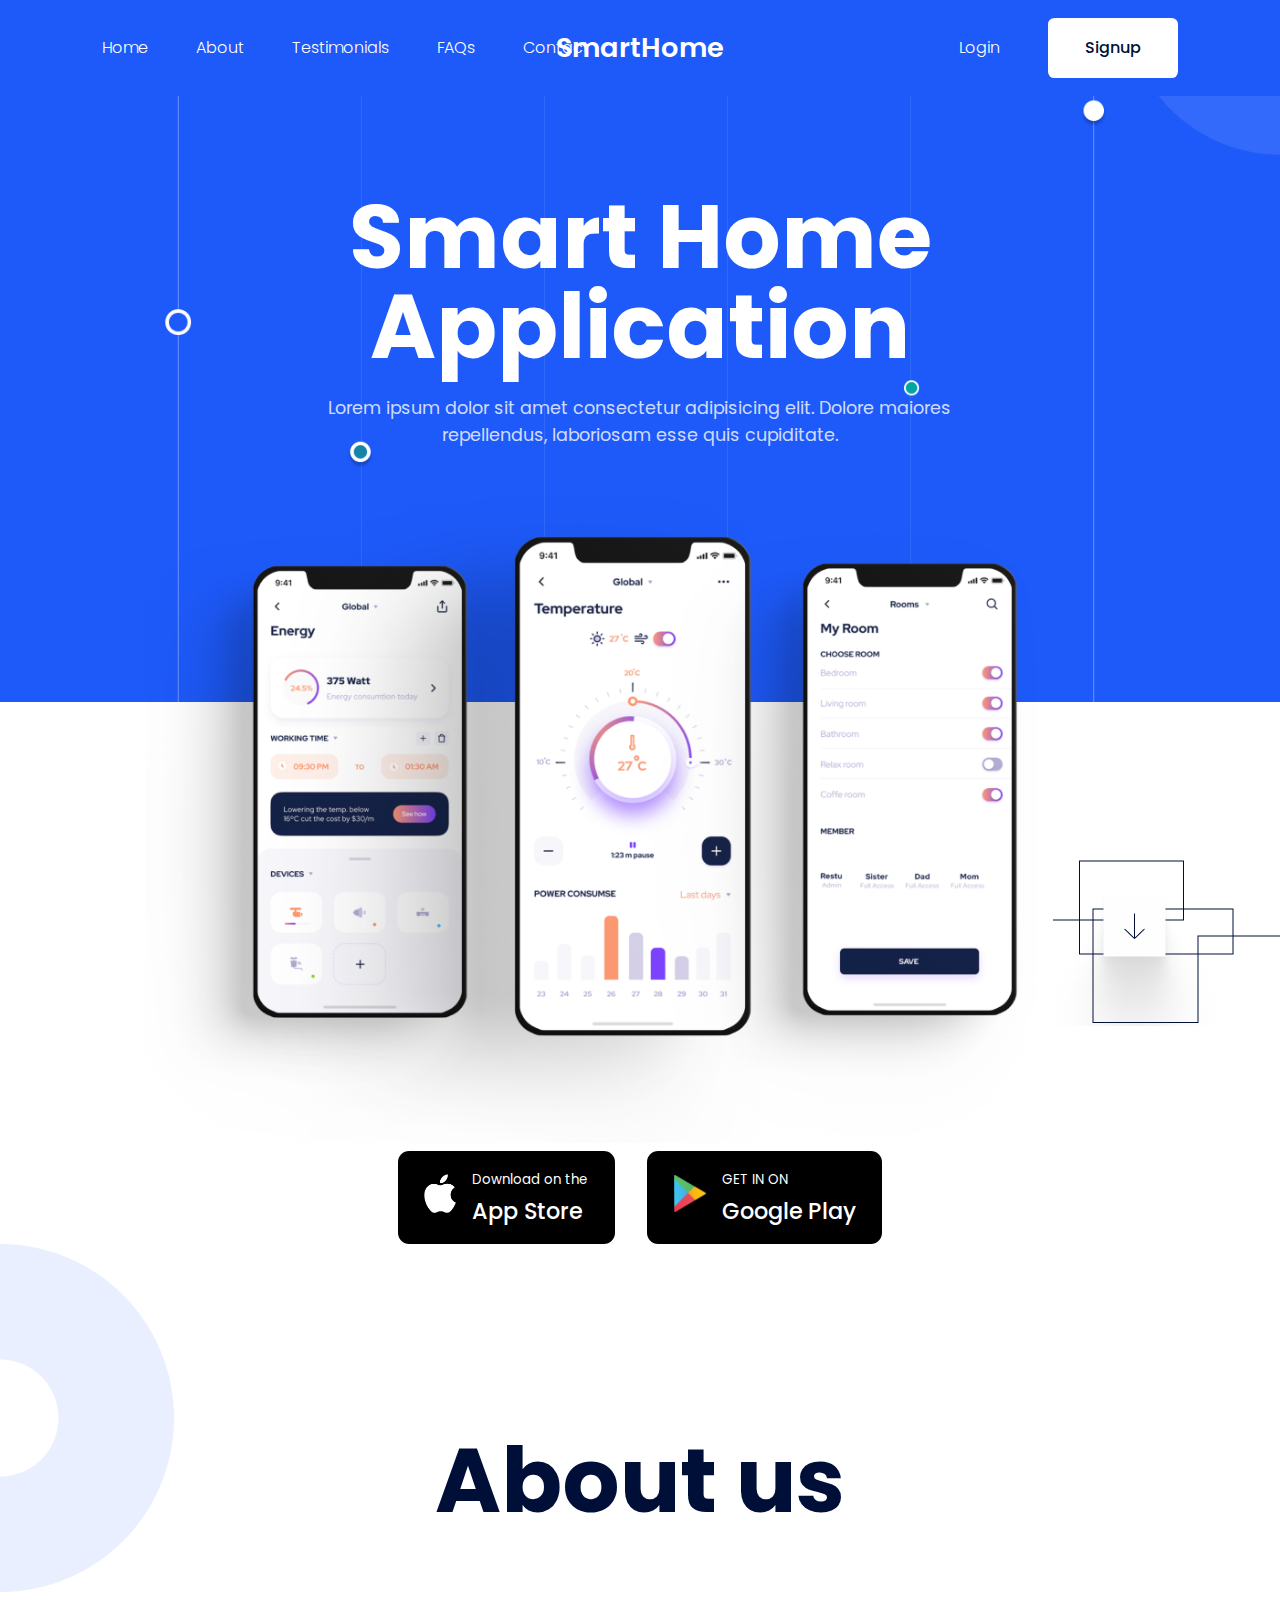
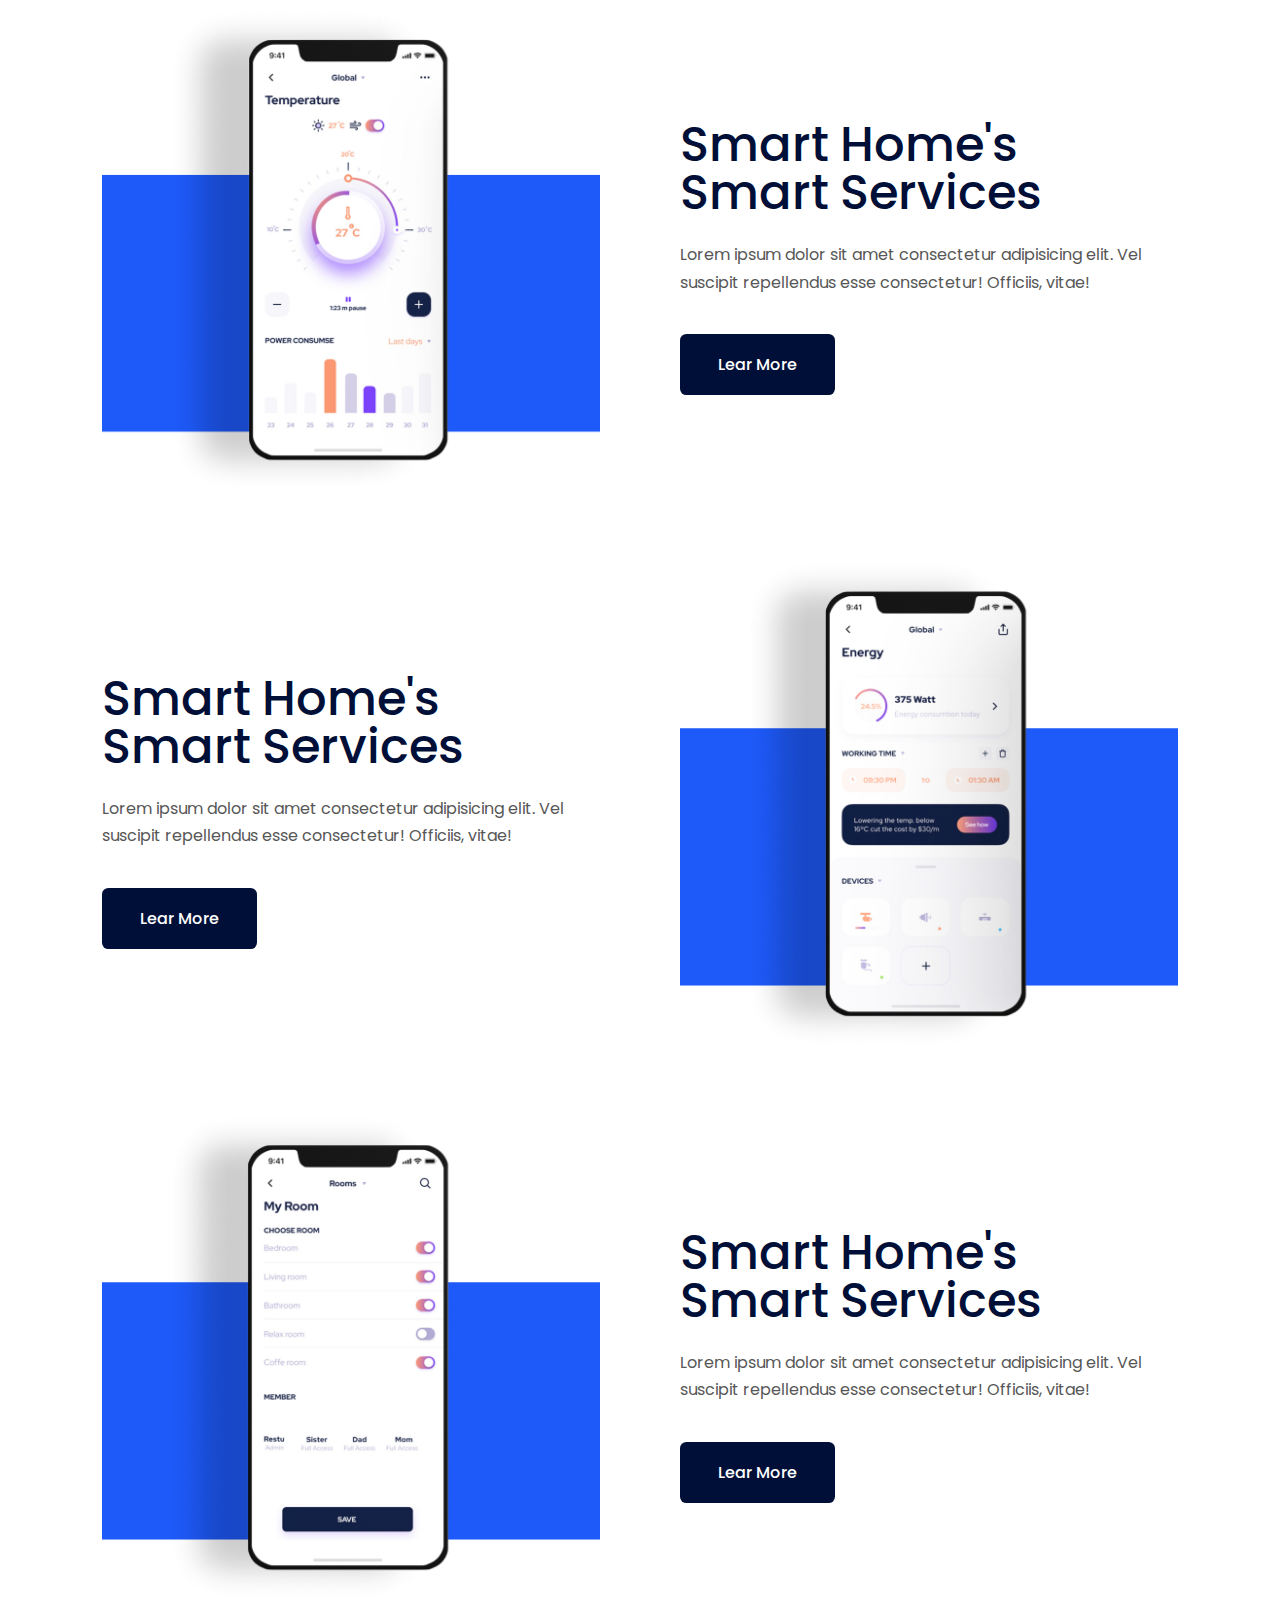
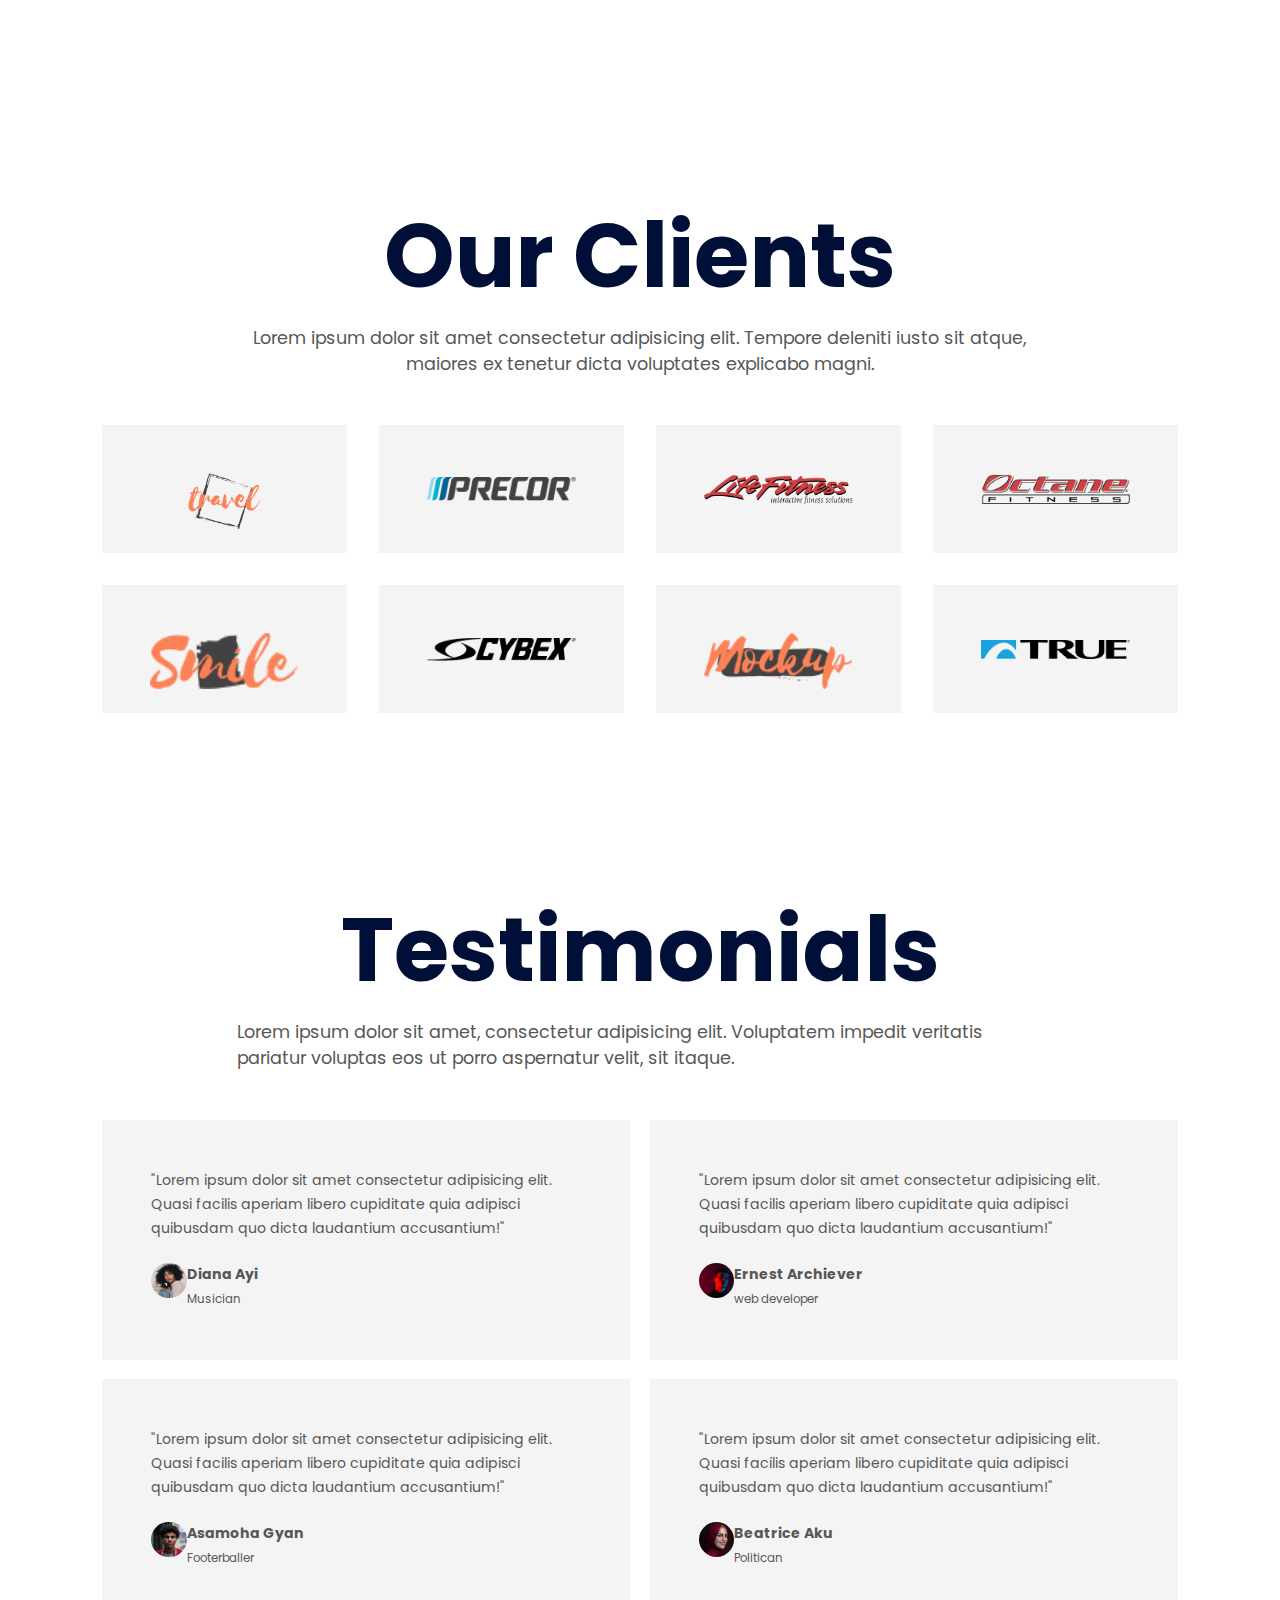
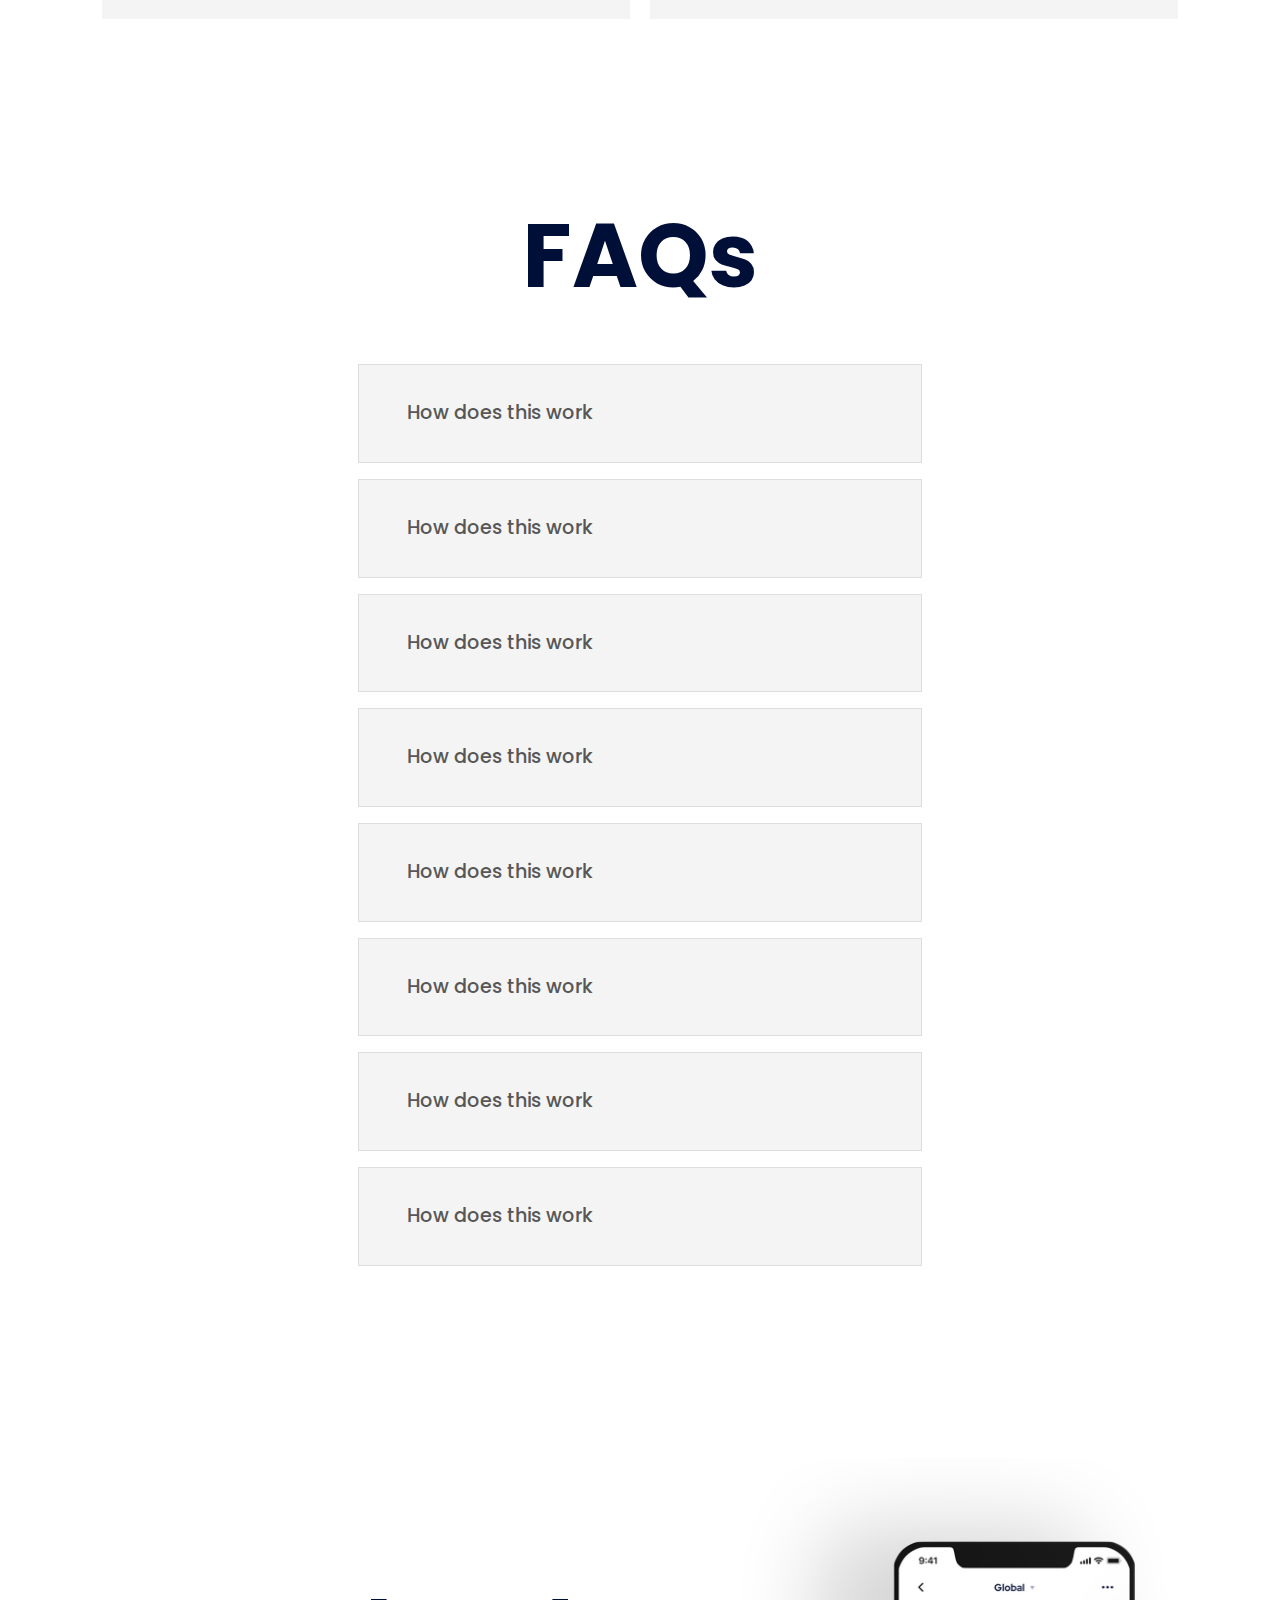
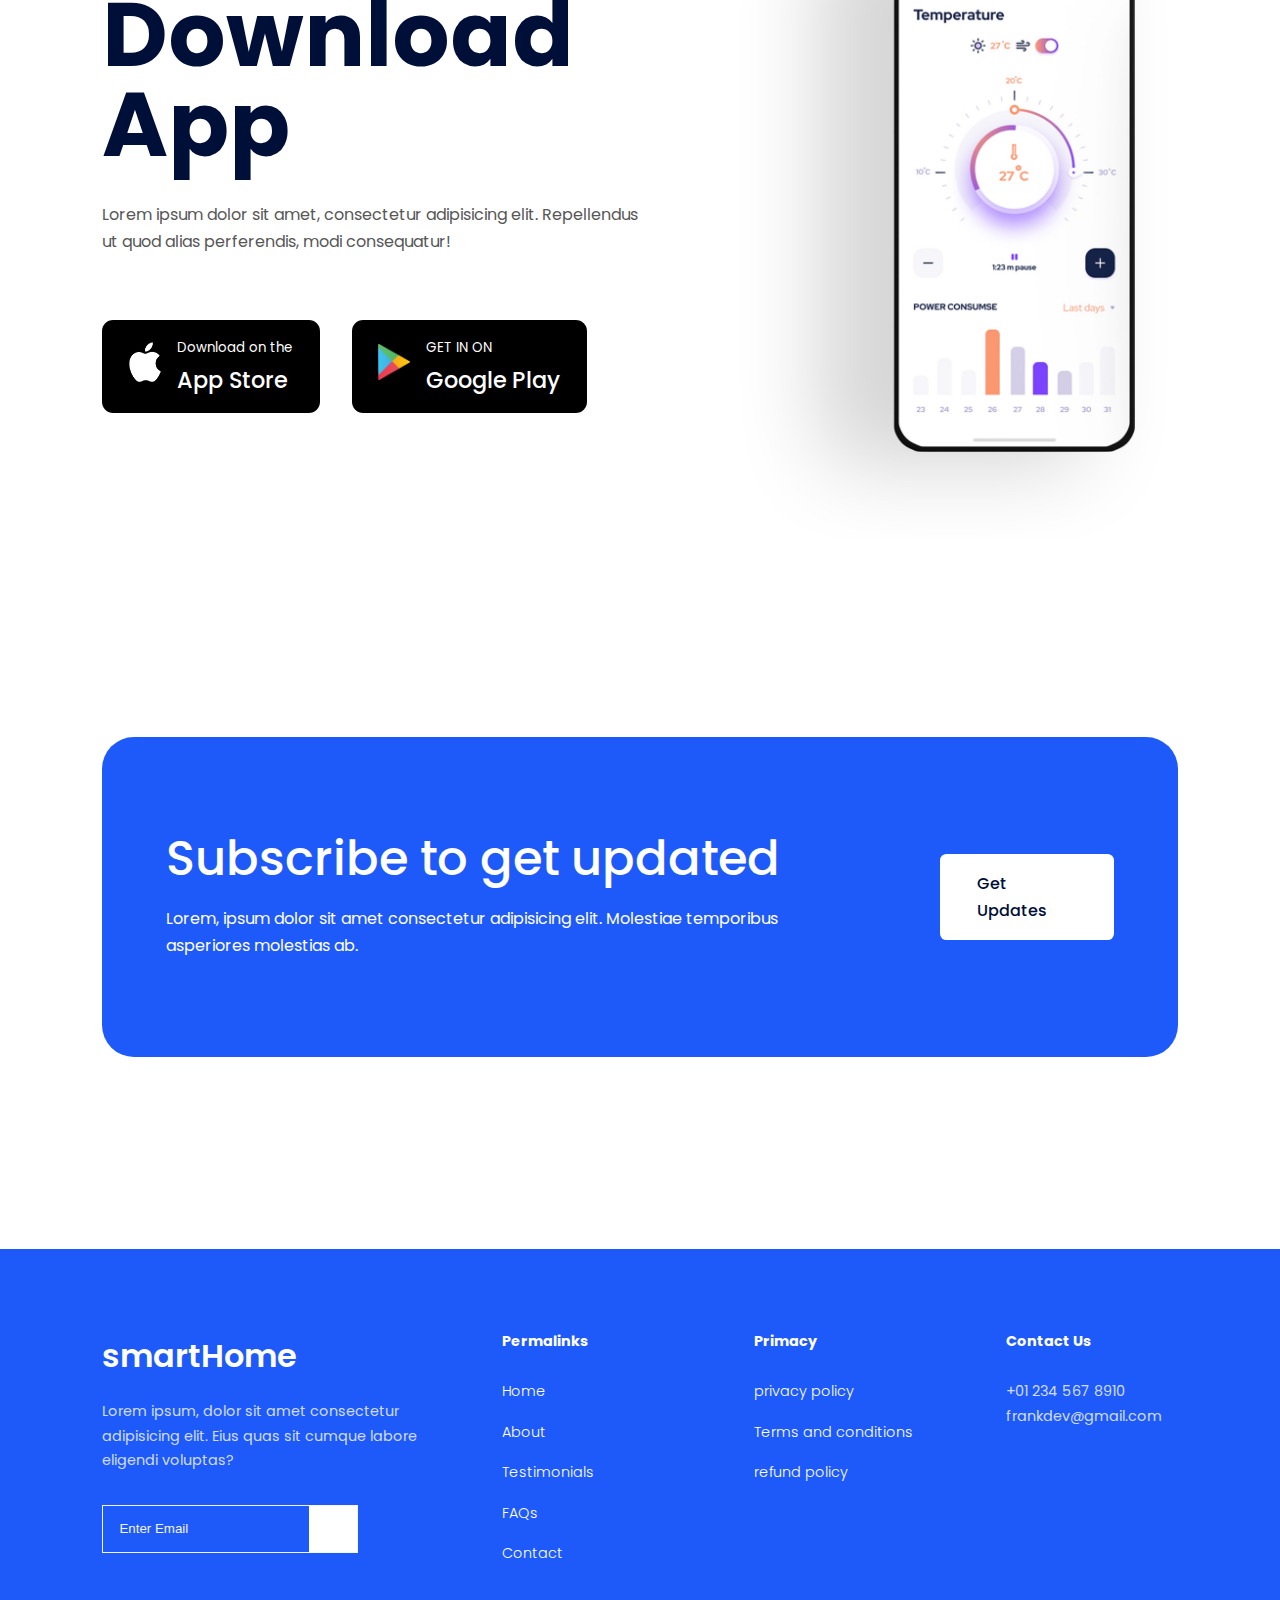
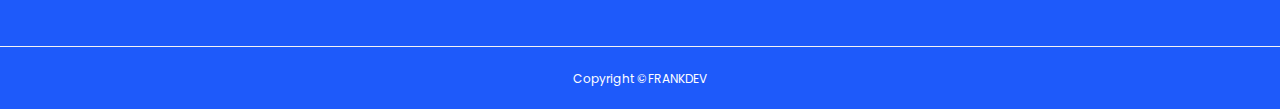
<file: index.html>
<!DOCTYPE html>
<html lang="en">
<head>
    <meta charset="UTF-8">
    <meta name="viewport" content="width=device-width, initial-scale=1.0">
    <title>SmartHome Website</title>
    <link rel="stylesheet" href="main.css">
    <link rel="stylesheet" href="https://unicons.iconscout.com/release/v2.1.6/css/unicons.css">
    <link rel="preconnect" href="https://fonts.googleapis.com">
    <link rel="preconnect" href="https://fonts.gstatic.com" crossorigin>
    <link href="https://fonts.googleapis.com/css2?family=Poppins:ital,wght@0,300;0,400;0,500;0,600;0,700;0,800;0,900;1,300;1,400;1,500;1,600;1,700;1,800;1,900&display=swap" rel="stylesheet">

</head>
<body>
    <nav>
        <div class="container nav_container">
            <ul class="nav_items">
                <li><a href="index.html">Home</a></li>
                <li><a href="index.html#about">About</a></li>
                <li><a href="index.html#testimonials">Testimonials</a></li>
                <li><a href="index.html#faqs">FAQs</a></li>
                <li><a href="contact.html">Contact</a></li>
            </ul>

            <a href="index.html" class="nav_logo"><h3>SmartHome</h3></a>

            <div class="nav_signin-signup">
                <a href="#">Login</a>
                <a href="#" class="btn">Signup</a>
            </div>

            <button id="menu-btn"><i class="uil uil-bars"></i></button>
            <button id="close-btn"><i class="uil uil-multiply"></i></button>
        </div>
    </nav>

    <header>
        <div class="container header_container">
            <h1 class="header_title">Smart Home<br>Application</h1>
            <p class="lead">Lorem ipsum dolor sit amet consectetur adipisicing elit. Dolore maiores repellendus, laboriosam esse quis cupiditate.</p>

            <div class="header_image">
                <img src="/images/hero.png" alt="hero">
            </div>

            <div class="cta">
                <a href="https://www.apple.com/app-store" class="btn btn-primary" target="_blank">
                    <div class="logo">
                        <img src="/images/Apple-logo.png" alt="logo">
                    </div>
                    <span>
                        <small>Download on the</small>
                        <h4>App Store</h4>
                    </span>
                </a>

                <a href="https://www.apple.com/store/apps/details?id=com.tuya.smartlife" class="btn btn-primary" target="_blank">
                    <div class="logo">
                        <img src="/images/google playstore.png" alt="logo">
                    </div>
                    <span>
                        <small>GET IN ON</small>
                        <h4>Google Play</h4>
                    </span>
                </a>
            </div>

            <div class="header_socials">
                <a href="https://facebook.com/apple" target="_blank"><i class="uil uil-facebook-f"></i></a>
                <a href="https://instagram.com/apple" target="_blank"><i class="uil uil-instagram-alt"></i></a>
                <a href="https://twitter.com/apple" target="_blank"><i class="uil uil-twitter"></i></a>
                <a href="https://linkedin.com/apple" target="_blank"><i class="uil uil-linkedin-alt"></i></a>
            </div>
        </div>

        <div class="header_decorator-1">
            <img src="/images/header-decorator1.png" alt="">
        </div>
        <div class="header_decorator-2">
            <img src="/images/header-decorator-2.png" alt="">
        </div>

    </header>

    <section id="about">
        <h1 class="about_title">About us</h1>
        <div class="container">
            <article class="about_article">
                <div class="about_image">
                    <img src="/images/about1.png" alt="">
                </div>
                <div class="about_content">
                    <h2 class="about_article-title">Smart Home's Smart Services</h2>
                    <p>Lorem ipsum dolor sit amet consectetur adipisicing elit. Vel suscipit repellendus esse consectetur! Officiis, vitae!</p>
                    <a href="#" class="btn btn-primary">Lear More</a>
                </div>
            </article>

            <article class="about_article">
                <div class="about_content">
                    <h2 class="about_article-title">Smart Home's Smart Services</h2>
                    <p>Lorem ipsum dolor sit amet consectetur adipisicing elit. Vel suscipit repellendus esse consectetur! Officiis, vitae!</p>
                    <a href="#" class="btn btn-primary">Lear More</a>
                </div>
                <div class="about_image">
                    <img src="/images/about2.png" alt="">
                </div>
            </article>

            <article class="about_article">
                <div class="about_image">
                    <img src="/images/about3.png" alt="">
                </div>
                <div class="about_content">
                    <h2 class="about_article-title">Smart Home's Smart Services</h2>
                    <p>Lorem ipsum dolor sit amet consectetur adipisicing elit. Vel suscipit repellendus esse consectetur! Officiis, vitae!</p>
                    <a href="#" class="btn btn-primary">Lear More</a>
                </div>
            </article>

        </div>
    </section>

    <section id="clients">
        <h1>Our Clients</h1>
        <p class="lead">Lorem ipsum dolor sit amet consectetur adipisicing elit. Tempore deleniti iusto sit atque, maiores ex tenetur dicta voluptates explicabo magni.</p>
        <div class="container clients_container">
            <div><img src="/images/client1.png" alt=""></div>
            <div><img src="/images/client2.png" alt=""></div>
            <div><img src="/images/client3.png" alt=""></div>
            <div><img src="/images/client4.png" alt=""></div>
            <div><img src="/images/client5.png" alt=""></div>
            <div><img src="/images/client6.png" alt=""></div>
            <div><img src="/images/client7.png" alt=""></div>
            <div><img src="/images/client8.png" alt=""></div>
        </div>
    </section>

    <section id="testimonials">
        <h1>Testimonials</h1>
        <p class="lead">Lorem ipsum dolor sit amet, consectetur adipisicing elit. Voluptatem impedit veritatis pariatur voluptas eos ut porro aspernatur velit, sit itaque.</p>
        <div class="container testimonials_container">
            <article class="testimonial">
                <p>"Lorem ipsum dolor sit amet consectetur adipisicing elit. Quasi facilis aperiam libero cupiditate quia adipisci quibusdam quo dicta laudantium accusantium!"</p>
                <div class="testimonial_client">
                    <div class="avatar">
                        <img src="/images/avatar1.jpg" alt="">
                    </div>
                    <div class="testimonial_work">
                        <p><b>Diana Ayi</b></p>
                        <small>Musician</small>
                    </div>
                </div>
            </article>

            <article class="testimonial">
                <p>"Lorem ipsum dolor sit amet consectetur adipisicing elit. Quasi facilis aperiam libero cupiditate quia adipisci quibusdam quo dicta laudantium accusantium!"</p>
                <div class="testimonial_client">
                    <div class="avatar">
                        <img src="/images/avatar2.jpg" alt="">
                    </div>
                    <div class="testimonial_work">
                        <p><b>Ernest Archiever</b></p>
                        <small>web developer</small>
                    </div>
                </div>
            </article>

            <article class="testimonial">
                <p>"Lorem ipsum dolor sit amet consectetur adipisicing elit. Quasi facilis aperiam libero cupiditate quia adipisci quibusdam quo dicta laudantium accusantium!"</p>
                <div class="testimonial_client">
                    <div class="avatar">
                        <img src="/images/avatar3.jpg" alt="">
                    </div>
                    <div class="testimonial_work">
                        <p><b>Asamoha Gyan</b></p>
                        <small>Footerballer</small>
                    </div>
                </div>
            </article>

            <article class="testimonial">
                <p>"Lorem ipsum dolor sit amet consectetur adipisicing elit. Quasi facilis aperiam libero cupiditate quia adipisci quibusdam quo dicta laudantium accusantium!"</p>
                <div class="testimonial_client">
                    <div class="avatar">
                        <img src="/images/avatar4.jpg" alt="">
                    </div>
                    <div class="testimonial_work">
                        <p><b>Beatrice Aku</b></p>
                        <small>Politican</small>
                    </div>
                </div>
            </article>
        </div>
    </section>

    <section id="faqs">
        <h1>FAQs</h1>
        <div class="container faqs_container">
            <article class="faq">
                <span class="faq_icon"><i class="uil uil-plus"></i></span>
                <div class="faq_question-answer">
                    <h4 class="faq_question">How does this work</h4>
                    <p class="faq_answer">Lorem ipsum dolor sit amet, consectetur adipisicing elit. Iusto voluptatum itaque dolor repellendus corrupti dolorem.</p>
                </div>
            </article>
            <article class="faq">
                <span class="faq_icon"><i class="uil uil-plus"></i></span>
                <div class="faq_question-answer">
                    <h4 class="faq_question">How does this work</h4>
                    <p class="faq_answer">Lorem ipsum dolor sit amet, consectetur adipisicing elit. Iusto voluptatum itaque dolor repellendus corrupti dolorem.</p>
                </div>
            </article>
            <article class="faq">
                <span class="faq_icon"><i class="uil uil-plus"></i></span>
                <div class="faq_question-answer">
                    <h4 class="faq_question">How does this work</h4>
                    <p class="faq_answer">Lorem ipsum dolor sit amet, consectetur adipisicing elit. Iusto voluptatum itaque dolor repellendus corrupti dolorem.</p>
                </div>
            </article>
            <article class="faq">
                <span class="faq_icon"><i class="uil uil-plus"></i></span>
                <div class="faq_question-answer">
                    <h4 class="faq_question">How does this work</h4>
                    <p class="faq_answer">Lorem ipsum dolor sit amet, consectetur adipisicing elit. Iusto voluptatum itaque dolor repellendus corrupti dolorem.</p>
                </div>
            </article>
            <article class="faq">
                <span class="faq_icon"><i class="uil uil-plus"></i></span>
                <div class="faq_question-answer">
                    <h4 class="faq_question">How does this work</h4>
                    <p class="faq_answer">Lorem ipsum dolor sit amet, consectetur adipisicing elit. Iusto voluptatum itaque dolor repellendus corrupti dolorem.</p>
                </div>
            </article>
            <article class="faq">
                <span class="faq_icon"><i class="uil uil-plus"></i></span>
                <div class="faq_question-answer">
                    <h4 class="faq_question">How does this work</h4>
                    <p class="faq_answer">Lorem ipsum dolor sit amet, consectetur adipisicing elit. Iusto voluptatum itaque dolor repellendus corrupti dolorem.</p>
                </div>
            </article>
            <article class="faq">
                <span class="faq_icon"><i class="uil uil-plus"></i></span>
                <div class="faq_question-answer">
                    <h4 class="faq_question">How does this work</h4>
                    <p class="faq_answer">Lorem ipsum dolor sit amet, consectetur adipisicing elit. Iusto voluptatum itaque dolor repellendus corrupti dolorem.</p>
                </div>
            </article>
            <article class="faq">
                <span class="faq_icon"><i class="uil uil-plus"></i></span>
                <div class="faq_question-answer">
                    <h4 class="faq_question">How does this work</h4>
                    <p class="faq_answer">Lorem ipsum dolor sit amet, consectetur adipisicing elit. Iusto voluptatum itaque dolor repellendus corrupti dolorem.</p>
                </div>
            </article>
        </div>
    </section>

    <section id="downloadApp">
        <div class="container downloadApp_container">
            <div class="downloadApp_content">
                <h1>Download<br>App</h1>
                <p>Lorem ipsum dolor sit amet, consectetur adipisicing elit. Repellendus ut quod alias perferendis, modi consequatur!</p>

                <div class="cta">
                    <a href="https://www.apple.com/app-store" class="btn btn-primary" target="_blank">
                        <div class="logo">
                            <img src="/images/Apple-logo.png" alt="logo">
                        </div>
                        <span>
                            <small>Download on the</small>
                            <h4>App Store</h4>
                        </span>
                    </a>
    
                    <a href="https://www.apple.com/store/apps/details?id=com.tuya.smartlife" class="btn btn-primary" target="_blank">
                        <div class="logo">
                            <img src="/images/google playstore.png" alt="logo">
                        </div>
                        <span>
                            <small>GET IN ON</small>
                            <h4>Google Play</h4>
                        </span>
                    </a>
                </div>

            </div>
            <div class="downloadApp_image">
                <img src="/images/app.png" alt="">
            </div>
        </div>
    </section>

    <section id="subscribe">
        <div class="container subscribe_container">
            <div class="subscribe_text">
                <h2>Subscribe to get updated</h2>
                <p>Lorem, ipsum dolor sit amet consectetur adipisicing elit. Molestiae temporibus asperiores molestias ab.</p>
            </div>
            <a href="#" class="btn subscribe_btn">Get Updates</a>
        </div>
    </section>

    <footer>
        <div class="container footer_container">
            <div class="footer_1">
                    <a href="index.html" class="logo"><h3>smartHome</h3></a>
                <p>Lorem ipsum, dolor sit amet consectetur adipisicing elit. Eius quas sit cumque labore eligendi voluptas?</p>
                <div class="footer_subscribe">
                    <input type="email" placeholder="Enter Email" required />
                    <button type="submit"><i class="uil uil-arrow-right"></i></button>
                </div>
            </div>
            
            <div class="footer_2">
                <h4>Permalinks</h4>
                <ul class="permalinks">
                    <li><a href="index.html">Home</a></li>
                    <li><a href="about.html">About</a></li>
                    <li><a href="testimonials.html">Testimonials</a></li>
                    <li><a href="faqs.html">FAQs</a></li>
                    <li><a href="contact.html">Contact</a></li>
                </ul>
            </div>

            <div class="footer_3">
                <h4>Primacy</h4>
                <ul class="privacy">
                    <li><a href="#">privacy policy</a></li>
                    <li><a href="#">Terms and conditions</a></li>
                    <li><a href="#">refund policy</a></li>
                </ul>
            </div>

            <div class="footer_4">
                <h4>Contact Us</h4>
                <p>
                    +01 234 567 8910<br/>
                    frankdev@gmail.com
                </p>
                <ul class="footer_socials">
                    <li>
                        <a href="https://facebook.com/" target="_blank"><i class="uil uil-facebook-f"></i></a>
                    </li>
                    <li>
                        <a href="https://instagram.com/" target="_blank"><i class="uil uil-instagram-alt"></i></a>
                    </li>
                    <li>
                        <a href="https://twitter.com/" target="_blank"><i class="uil uil-twitter"></i></a>
                    </li>
                    <li>
                        <a href="https://linkedin.com/" target="_blank"><i class="uil uil-linkedin-alt"></i></a>
                    </li>
                </ul>
                
            </div>
        </div>
        <div class="copyright">
            <small>Copyright &copy;FRANKDEV</small>
        </div>
    </footer>

    <script src="/main.js"></script>
</body>
</html>
</file>
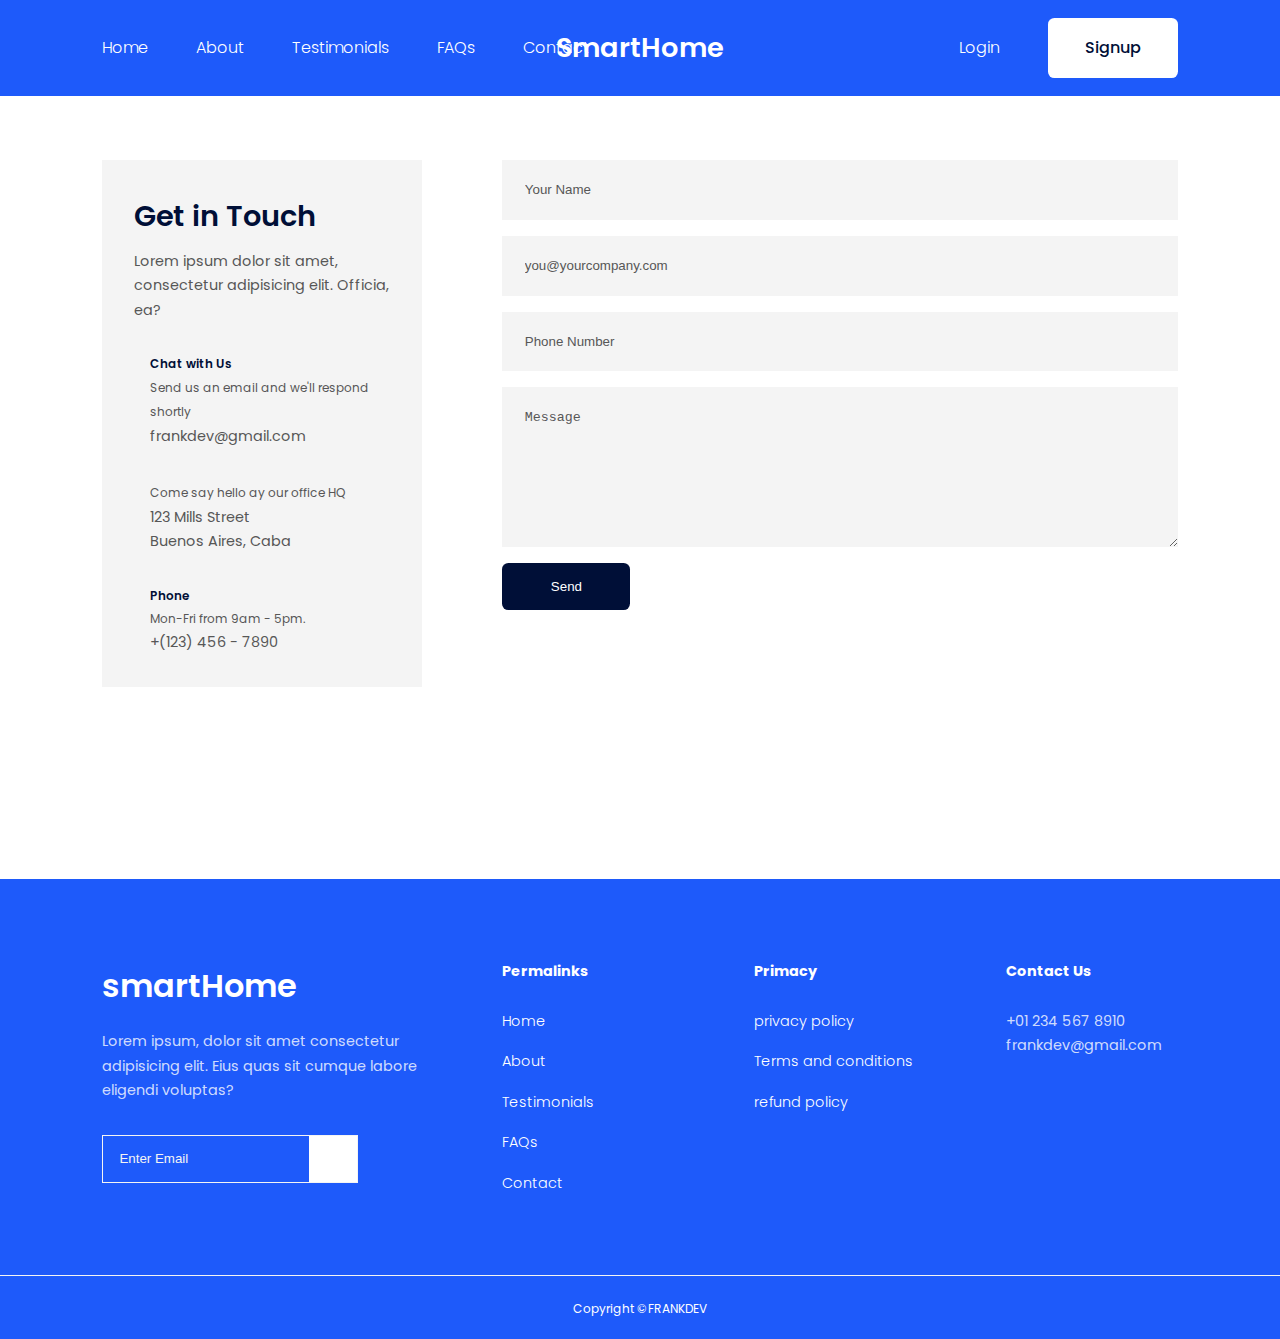
<file: contact.html>
<!DOCTYPE html>
<html lang="en">
<head>
    <meta charset="UTF-8">
    <meta name="viewport" content="width=device-width, initial-scale=1.0">
    <title>SmartHome Website</title>
    <link rel="stylesheet" href="main.css">
    <link rel="stylesheet" href="contact.css">
    <link rel="stylesheet" href="https://unicons.iconscout.com/release/v2.1.6/css/unicons.css">
    <link rel="preconnect" href="https://fonts.googleapis.com">
    <link rel="preconnect" href="https://fonts.gstatic.com" crossorigin>
    <link href="https://fonts.googleapis.com/css2?family=Poppins:ital,wght@0,300;0,400;0,500;0,600;0,700;0,800;0,900;1,300;1,400;1,500;1,600;1,700;1,800;1,900&display=swap" rel="stylesheet">

</head>
<body>
    <nav>
        <div class="container nav_container">
            <ul class="nav_items">
                <li><a href="index.html">Home</a></li>
                <li><a href="index.html#about">About</a></li>
                <li><a href="index.html#testimonials">Testimonials</a></li>
                <li><a href="index.html#faqs">FAQs</a></li>
                <li><a href="contact.html">Contact</a></li>
            </ul>

            <a href="index.html" class="nav_logo"><h3>SmartHome</h3></a>

            <div class="nav_signin-signup">
                <a href="#">Login</a>
                <a href="#" class="btn">Signup</a>
            </div>

            <button id="menu-btn"><i class="uil uil-bars"></i></button>
            <button id="close-btn"><i class="uil uil-multiply"></i></button>
        </div>
    </nav>

    <section id="contact">
        <div class="container">
            <aside>
                <h4>Get in Touch</h4>
                <p>Lorem ipsum dolor sit amet, consectetur adipisicing elit. Officia, ea?</p>
                <div class="info">
                    <article>
                        <span class="icon"><i class="uil uil-envelope"></i></span>
                        <div class="details">
                            <h5>Chat with Us</h5>
                            <small>Send us an email and we'll respond shortly</small>
                            <p>frankdev@gmail.com</p>
                        </div>
                    </article>
                    <article>
                        <span class="icon"><i class="uil uil-map-maker"></i></span>
                        <div class="details">
                            <h5 class="details"></h5>
                            <small>Come say hello ay our office HQ</small>
                            <p>123 Mills Street</p>
                            <p>Buenos Aires, Caba</p>
                        </div>
                    </article>
                    <article>
                        <span class="icon"><i class="uil uil-phone"></i></span>
                        <div class="details">
                            <h5>Phone</h5>
                            <small>Mon-Fri from 9am - 5pm.</small>
                            <p>+(123) 456 - 7890</p>
                        </div>
                    </article>
                </div>
            </aside>

            <form action="https://formspree.io/f/maygpbqv" method="POST">
                <input type="text" name="Name" placeholder="Your Name" required>
                <input type="email" name="Email Address" placeholder="you@yourcompany.com" required>
                <input type="number" name="Phone Number" placeholder="Phone Number" required>
                <textarea name="Message" placeholder="Message" required></textarea>
                <button type="submit" class="btn">Send</button>
            </form>
        </div>
    </section>

    <footer>
        <div class="container footer_container">
            <div class="footer_1">
                    <a href="index.html" class="logo"><h3>smartHome</h3></a>
                <p>Lorem ipsum, dolor sit amet consectetur adipisicing elit. Eius quas sit cumque labore eligendi voluptas?</p>
                <div class="footer_subscribe">
                    <input type="email" placeholder="Enter Email" required />
                    <button type="submit"><i class="uil uil-arrow-right"></i></button>
                </div>
            </div>
            
            <div class="footer_2">
                <h4>Permalinks</h4>
                <ul class="permalinks">
                    <li><a href="index.html">Home</a></li>
                    <li><a href="about.html">About</a></li>
                    <li><a href="testimonials.html">Testimonials</a></li>
                    <li><a href="faqs.html">FAQs</a></li>
                    <li><a href="contact.html">Contact</a></li>
                </ul>
            </div>

            <div class="footer_3">
                <h4>Primacy</h4>
                <ul class="privacy">
                    <li><a href="#">privacy policy</a></li>
                    <li><a href="#">Terms and conditions</a></li>
                    <li><a href="#">refund policy</a></li>
                </ul>
            </div>

            <div class="footer_4">
                <h4>Contact Us</h4>
                <p>
                    +01 234 567 8910<br/>
                    frankdev@gmail.com
                </p>
                <ul class="footer_socials">
                    <li>
                        <a href="https://facebook.com/" target="_blank"><i class="uil uil-facebook-f"></i></a>
                    </li>
                    <li>
                        <a href="https://instagram.com/" target="_blank"><i class="uil uil-instagram-alt"></i></a>
                    </li>
                    <li>
                        <a href="https://twitter.com/" target="_blank"><i class="uil uil-twitter"></i></a>
                    </li>
                    <li>
                        <a href="https://linkedin.com/" target="_blank"><i class="uil uil-linkedin-alt"></i></a>
                    </li>
                </ul>
                
            </div>
        </div>
        <div class="copyright">
            <small>Copyright &copy;FRANKDEV</small>
        </div>
    </footer>

    <script src="/main.js"></script>
</body>
</html>
</file>
<file: main.css>
:root{
    --color-primary: #1e5afa;
    --color-primary-variant: rgba(0, 0, 240, 0.2);
    --color-white: #fff;
    --color-light: #f4f4f4;
    --color-black: #000f37;
    --color-dark: #575757;

    --bottom-section-padding: 12rem;
    --bottom-section-padding-mobile: 8rem;

    --transition: all 400ms ease ;

    --container-width: 84%;
    --container-width-tablet: 90%;
    --container-width-phone: 94%;

}
*{
    margin: 0;
    padding: 0;
    outline: 0;
    border: 0;
    box-sizing: border-box;
    text-decoration: none;
    list-style: none;
}
html{
    scroll-behavior: smooth;
}
body{
    font-family: "Poppins", sans-serif;
    color: var(--color-dark);
    line-height: 1.7;
    background: var(--color-white);
    /*background: black;*/
}
.container{
    width: var(--container-width);
    margin: 0 auto;
}
h1{
    font-size: 5.6rem;
    line-height: 1;
    color: var(--color-black);
}
h2{
    font-size: 3rem;
    font-weight: 500;
    line-height: 1;
}
h3{
    font-size: 2rem;
    font-weight: 600;
}
.lead{
    width: 63%;
    font-size: 1.1rem;
    font-weight: 400;
    line-height: 1.5;
    margin: 1.5rem auto 3rem;
}
a{
    color: var(--color-white);
    font-weight: 300;
}
img{
    width: 100%;
}
.btn{
    display: inline-block;
    padding: 1rem 2.3rem;
    background: var(--color-white);
    color: var(--color-black);
    font-weight: 500;
    border-radius: 0.4rem;
    
}
.btn-primary{
    background: var(--color-black);
    color: var(--color-white);
    transition: all 300ms ease;
    border: 1px solid transparent;
}
.btn-primary:hover{
    background: var(--color-white);
    color: var(--color-black);
    border-color: var(--color-black);
}
.avatar{
    width: 2.2rem;
    height: 2.2rem;
    border-radius: 50%;
    overflow: hidden;
}
section{
    max-width: 100vw;
    padding-bottom: var(--bottom-section-padding);
}
nav{
    width: 100vw;
    height: 6rem;
    display: grid;
    place-items: center;
    position: fixed;
    top: 0;
    left: 0;
    z-index: 2;
    background: var(--color-primary);
}
.window-scroll{
    background: var(--color-primary);
    border-bottom: 1px solid var(--color-white);
    box-shadow: 0 1rem 1 rem var(--color-primary-variant);
}
.nav_container{
    display: flex;
    justify-content: space-between;
    align-items: center;
}
nav button{
    display: none;
}
.nav_items{
    display: flex;
    gap: 3rem;
}
.nav_logo{
    position: absolute;
    top: 50%;
    left: 50%;
    transform: translate(-50%, -50%);
}
.nav_signin-signup{
    display: flex;
    align-items: center;
    gap: 3rem;
}
.nav_logo h3{
    font-size: 1.7rem;
}
header{
    background: url("/images/header\ bg.jpg") no-repeat top center/100vw;
    max-width: 100vw;
    text-align: center;
    padding-bottom: var(--bottom-section-padding);
}
.header_title{
    padding-top: 12rem;
    color: var(--color-white);
}
header p{
    color: rgba(255, 255, 255, 0.8);
    margin-bottom: 0;
}
.header_image{
    width: 92%;
    margin: 0 auto;
}
.cta{
    display: flex;
    justify-content: center;
    gap: 2rem;
}
.cta a{
    display: flex;
    align-items: center;
    gap: 1rem;
    text-align: left;
    font-weight: 400;
    background: #000;
    border-radius: 0.7rem;
    padding: 0.8rem 1.6rem;
}
.cta a:hover{
    background: var(--color-black);
    color: var(--color-white);
}
.cta .logo{
    width: 2rem;
}
.cta a h4{
    font-weight: 500;
    font-size: 1.4rem;
}
.header_socials{
    position: absolute;
    left: 3rem;
    top: 38%;
    display: flex;
    flex-direction: column;
    gap: 1.5rem;
    font-size: 1.2rem;
}
.header_decorator-1{
    position: absolute;
}
.header_decorator-2{
    position: absolute;
    right: 0;
    margin-top: -24rem;
}

.about_title{
    text-align: center;
    margin-bottom: 5rem;
}
.about_article{
    display: grid;
    grid-template-columns: 1fr 1fr;
    gap: 5rem;
    align-items: center;
    margin-top: 3rem;
}
.about_article-title{
    color: var(--color-black);
    margin-bottom: 1.5rem;
}
.about_article .btn{
    margin-top: 2.4rem;
}
#clients{
    text-align: center;
}
.clients_container{
    display: grid;
    grid-template-columns: repeat(4, 1fr);
    gap: 2rem;
}
.clients_container div{
    background: var(--color-light);
    display: grid;
    place-items: center;
    height: 8rem;
    padding: 3rem;
    transition: all 300ms ease;
}
.clients_container div:hover{
    background: var(--color-white);
}

#testimonials h1{
    text-align: center;
}
.testimonials_container{
    display: grid;
    grid-template-columns: 1fr 1fr;
    gap: 1.2rem;
}
.testimonial{
    display: flex;
    flex-direction: column;
    gap: 1.4rem;
    background: var(--color-light);
    padding: 3rem;
    font-size: 0.88rem;
    border: 1px solid transparent;
    transition: all 300ms ease;
}
.testimonial:hover{
    background: var(--color-white);
    border-color: var(--color-primary);
    color: var(--color-primary);
    box-shadow: 0 2rem 2rem var(--color-primary-variant);
    z-index: 1;
    border-radius: 3%;
}
.testimonial_client{
    display: flex;
    grid-area: 1rem;
}
#faqs h1{
    text-align: center;
    margin-bottom: 4rem;
}
.faqs_container{
    width: 44%;
    display: flex;
    flex-direction: column;
    gap: 1rem;
}
.faq{
    background: var(--color-light);
    padding: 2rem;
    display: flex;
    gap: 1rem;
    border: 1px solid #ddd;
    cursor: pointer;
}
.faq:hover{
    border-color: var(--color-primary);
    color: var(--color-primary);
}
.faq_icon{
    font-size: 1.4rem;
    font-weight: 200;
}
.faq_question{
    font-size: 1.2rem;
    font-weight: 500;
}
.faq_answer{
    margin-top: 1rem;
    display: none;
}
.faq.open{
    border-color: var(--color-primary);
    color: var(--color-primary);
    box-shadow: 0 2rem 2rem var(--color-primary-variant);
    z-index: 1;
}
.faq.open .faq_answer{
    display: block;
}
.downloadApp_container{
    display: grid;
    grid-template-columns: 1fr 1fr;
    align-items: center;
}
.downloadApp_content{
    display: flex;
    flex-direction: column;
    gap: 2rem;
}
#downloadApp .cta{
    justify-content: start;
    margin-top: 2rem;
}

.subscribe_container{
    background: var(--color-primary);
    color: var(--color-white);
    display: flex;
    align-items: center;
    padding: 4rem;
    height: 20rem;
    border-radius: 2rem;
}
.subscribe_text p{
    margin-top: 1.4rem;
    width: 80%;
}

footer{
    background: var(--color-primary);
    padding-top: 5rem;
    font-size: 0.9rem;
    color: rgba(255, 255, 255, 0.8);
}
.footer_container{
    display: grid;
    grid-template-columns: repeat(4, 1fr);
    justify-content: space-between;
    gap: 5rem;
}
.footer_container > div h4{
    margin-bottom: 1.6rem;
    color: var(--color-white);
}
.footer_logo h3{
    font-size: 1.7rem;
}
.footer_1 p{
    margin: 1rem 0 2rem;
    width: 20rem;
}
.footer_subscribe{
    background: transparent;
    border: 1px solid var(--color-light);
    display: flex;
    align-items: center;
    justify-content: space-between;
    height: 3rem;
    width: 80%;
}
.footer_subscribe input{
    background: transparent;
    color: var(--color-white);
    margin-left: 1rem;
}
.footer_subscribe input::placeholder{
    color: var(--color-light);
}
.footer_subscribe button{
    background: var(--color-white);
    color: var(--color-black);
    transition: all 300ms ease;
    width: 3rem;
    height: 100%;
    font-size: 1.2rem;
}
.footer_subscribe button:hover{
    background: var(--color-light);
    color: var(--color-primary);
    cursor: pointer;
}
footer ul li{
    margin-bottom: 1rem;
}
footer ul li:hover{
    color: var(--color-white);
    text-decoration: underline;
}
.footer_4{
    margin-bottom: 1.6rem;
}
.footer_socials{
    display: flex;
    gap: 1rem;
    font-size: 1.4rem;
}
.copyright{
    text-align: center;
    margin-top: 4rem;
    padding: 1.2rem;
    color: var(--color-white);
    border-top: 1px solid var(--color-light);
}

@media screen and (max-width: 1024px) {
    .container{
        width: var(--container-width-tablet);
    }   
    h1{
        font-size: 4.2rem;
    }
    h2{
        font-size: 2rem;
    }
    h3{
        font-size: 1.9rem;
    }
    .lead{
        width: 72%;
        margin-bottom: 3rem;
    }
    section{
        padding: var(--bottom-section-padding-mobile);
    }
    nav{
        background: var(--color-primary);
    }
    .nav_container{
        position: relative;
        width: 100vw;
    }
    .nav_logo{
        margin-left: 2rem;
        position: relative;
    }
    .nav_items{
        position: fixed;
        top: 6rem;
        right: 0;
        background: var(--color-white);
        height: max-content;
        width: 18rem;
        box-shadow: -2rem 2rem 3rem rgba(0, 0, 240, 0.2);
        flex-direction: column;
        gap: 0;
        z-index: 3;
        display: none;
    }
    .nav_items li{
        width: 100%;
        height: 6rem;
    }
    .nav_items li a{
        color: var(--color-black);
        width: 100%;
        height: 100%;
        display: block;
        padding-left: 3rem;
        display: flex;
        align-items: center;
        transition: all 400ms ease;
    }
    .nav_items li a:hover{
        background: var(--color-primary);
        color: var(--color-white);
    }
    .nav_logo{
        position: relative;
        left: 0;
        transform: translate(0);
    }
    nav button{
        display: inline-block;
        margin-right: 1.4rem;
        background: transparent;
        color: var(--color-white);
        cursor: pointer;
    }
    nav button#close-btn{
        display: none;
    }
    nav button i{
        font-size: 2.4rem;
    }

    header {
        padding-bottom: var(--bottom-section-padding-mobile);
        background: var(--color-primary);
    }
    .header_title{
        margin-bottom: 1.5rem;
    }
    .header_image{
        display: none;
    }
    .cta{
        margin-top: 3rem;
    }
    .header_socials{
        top: 24%;
        gap: 1rem;
        font-size: 1rem;
    }
    .header_decorator-2{
        display: none;
    }

    #about{
        margin-top: 7rem;
    }
    .about_article{
        margin: 0 auto;
    }
    .clients_container{
        gap: 1rem;
    }
    .testimonials_container{
        grid-template-columns: 1fr;
        gap: 1rem;
    }
    #downloadApp{
        text-align: center;
    }
    #downloadApp .cta{
        flex-direction: column;
        gap: 1rem;
        margin: 0 auto;
    }
    .subscribe_container{
        flex-direction: column;
        height: auto;
        gap: 5rem;
        padding: 3rem;
        font-size: 1.2rem;
    }
    .subscribe_container p{
        width: 94%;
    }
    .footer_container{
        grid-template-columns: 1fr 1fr;
    }
}
@media screen and (max-width: 600px) {
    html{
        font-size: 14px;
    }   
    h1{
        font-size: 3rem;
    }
    h2{
        font-size: 1.8rem;
    }
    h3{
        font-size: 1.4rem;
    }
    .lead{
        width: var(--container-width-phone);
    }

    .nav_logo{
        margin-left: 1rem;
    }
    .nav_items li a{
        justify-content: center;
        padding: 0;
    }
    nav button{
        margin-right: 0.7rem;
    }
    .header_title{
        padding-top: 11rem;
    }
    .cta{
        flex-direction: column;
        align-items: center;
        gap: 1rem;
    }
    .header_socials{
        display: none;
    }
    .about_article{
        grid-template-columns: 1fr;
        margin-top: 5rem;
        text-align: center;
        gap: 0;
    }
    .about_article:nth-child(2) .about_image{
        grid-row: 1;
    }
    .clients_container{
        grid-template-columns: 1fr 1fr;
        gap: 8px;
    }
    .testimonial{
        padding: 1.4rem;
    }
    .footer_container{
        grid-template-columns: 1fr;
        text-align: center;
        gap: 2rem;
    }
    .footer_1{
        width: var(--container-width-phone);
    }
    .footer_1 p{
        width: var(--container-width-phone);
        margin: 0 auto 3rem;
    }
    .footer_subscribe{
        display: none;
    }
    .footer_socials{
        justify-content: center;
    }
    .copyright{
        text-align: center;
        margin-top: 4rem;
        padding: 1.2rem;
        color: var(--color-white);
        border-top: 1px solid var(--color-light);
    }
}
</file>
<file: contact.css>
nav{
    background: var(--color-primary);
}
#contact{
    padding-top: 10rem;
}
#contact .container{
    display: grid;
    grid-template-columns: 20rem auto;
    gap: 5rem;
}
#contact .container aside{
    background: var(--color-light);
    padding: 2rem;
    font-size: 0.9rem;
    color: var(--color-dark);
}
#contact .container aside h4{
    color: var(--color-black);
    font-size: 1.8rem;
    margin-bottom: 0.5rem;
    font-weight: 600;
}
#contact aside article{
    display: flex;
    gap: 1rem;
    margin-top: 2rem;
}
#contact aside article:last-child{
    margin-bottom: 0;
}
#contact aside article i{
    color: var(--color-black);
    font-size: 1.2rem;
}
#contact aside article h5{
    font-weight: 600;
    color: var(--color-black);
}
#contact form{
    display: flex;
    flex-direction: column;
    gap: 1rem;
}
#contact form input, #contact textarea{
    padding: 1.4rem;
    background: var(--color-light);
}
#contact form input::placeholder, #contact textarea::placeholder{
    color: var(--color-dark);
}
#contact form input:focus, #contact textarea:focus{
    background: var(--color-black);
    color: var(--color-white);
}
#contact textarea{
    height: 10rem;
}
#contact form button{
    width: 8rem;
    background: var(--color-black);
    color: var(--color-white);
    cursor: pointer;
}
@media screen and (max-width: 600px){
    #contact .container{
        grid-template-columns: 1fr;
        gap: 2rem;
    }
}
</file>
